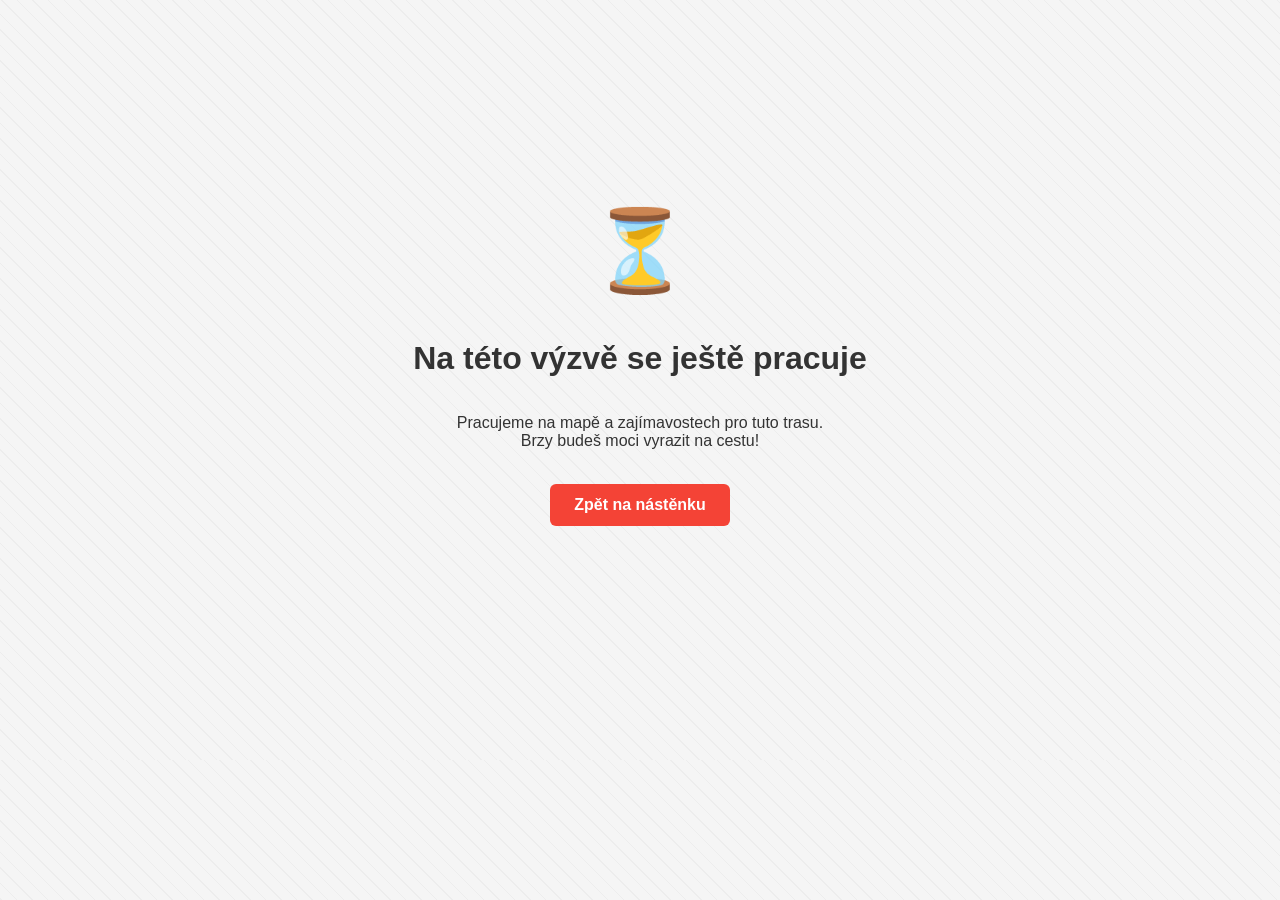
<file: pripravujese.html>
<!DOCTYPE html>
<html lang="cs">
<head>
    <meta charset="UTF-8">
    <meta name="viewport" content="width=device-width, initial-scale=1.0">
    <title>Ve zpracování</title>
    <link rel="icon" type="image/png" href="images/favicon.png">
    <link rel="stylesheet" href="style.css">
    <style>
        /* Speciální rychlý styl pro tuto stránku */
        .stred-stranky {
            display: flex;
            flex-direction: column;
            align-items: center;
            justify-content: center;
            height: 80vh;
            text-align: center;
            padding: 20px;
        }
        .ikona-casu {
            font-size: 80px;
            margin-bottom: 20px;
        }
    </style>
</head>
<body>
    <div class="stred-stranky">
        <div class="ikona-casu">⏳</div>
        <h1>Na této výzvě se ještě pracuje</h1>
        <p>Pracujeme na mapě a zajímavostech pro tuto trasu. <br> Brzy budeš moci vyrazit na cestu!</p>
        
        <br>
        <button onclick="window.location.href='dashboard.html'" class="tlacitko-zpet">
            Zpět na nástěnku
        </button>
    </div>
</body>
</html>
</file>
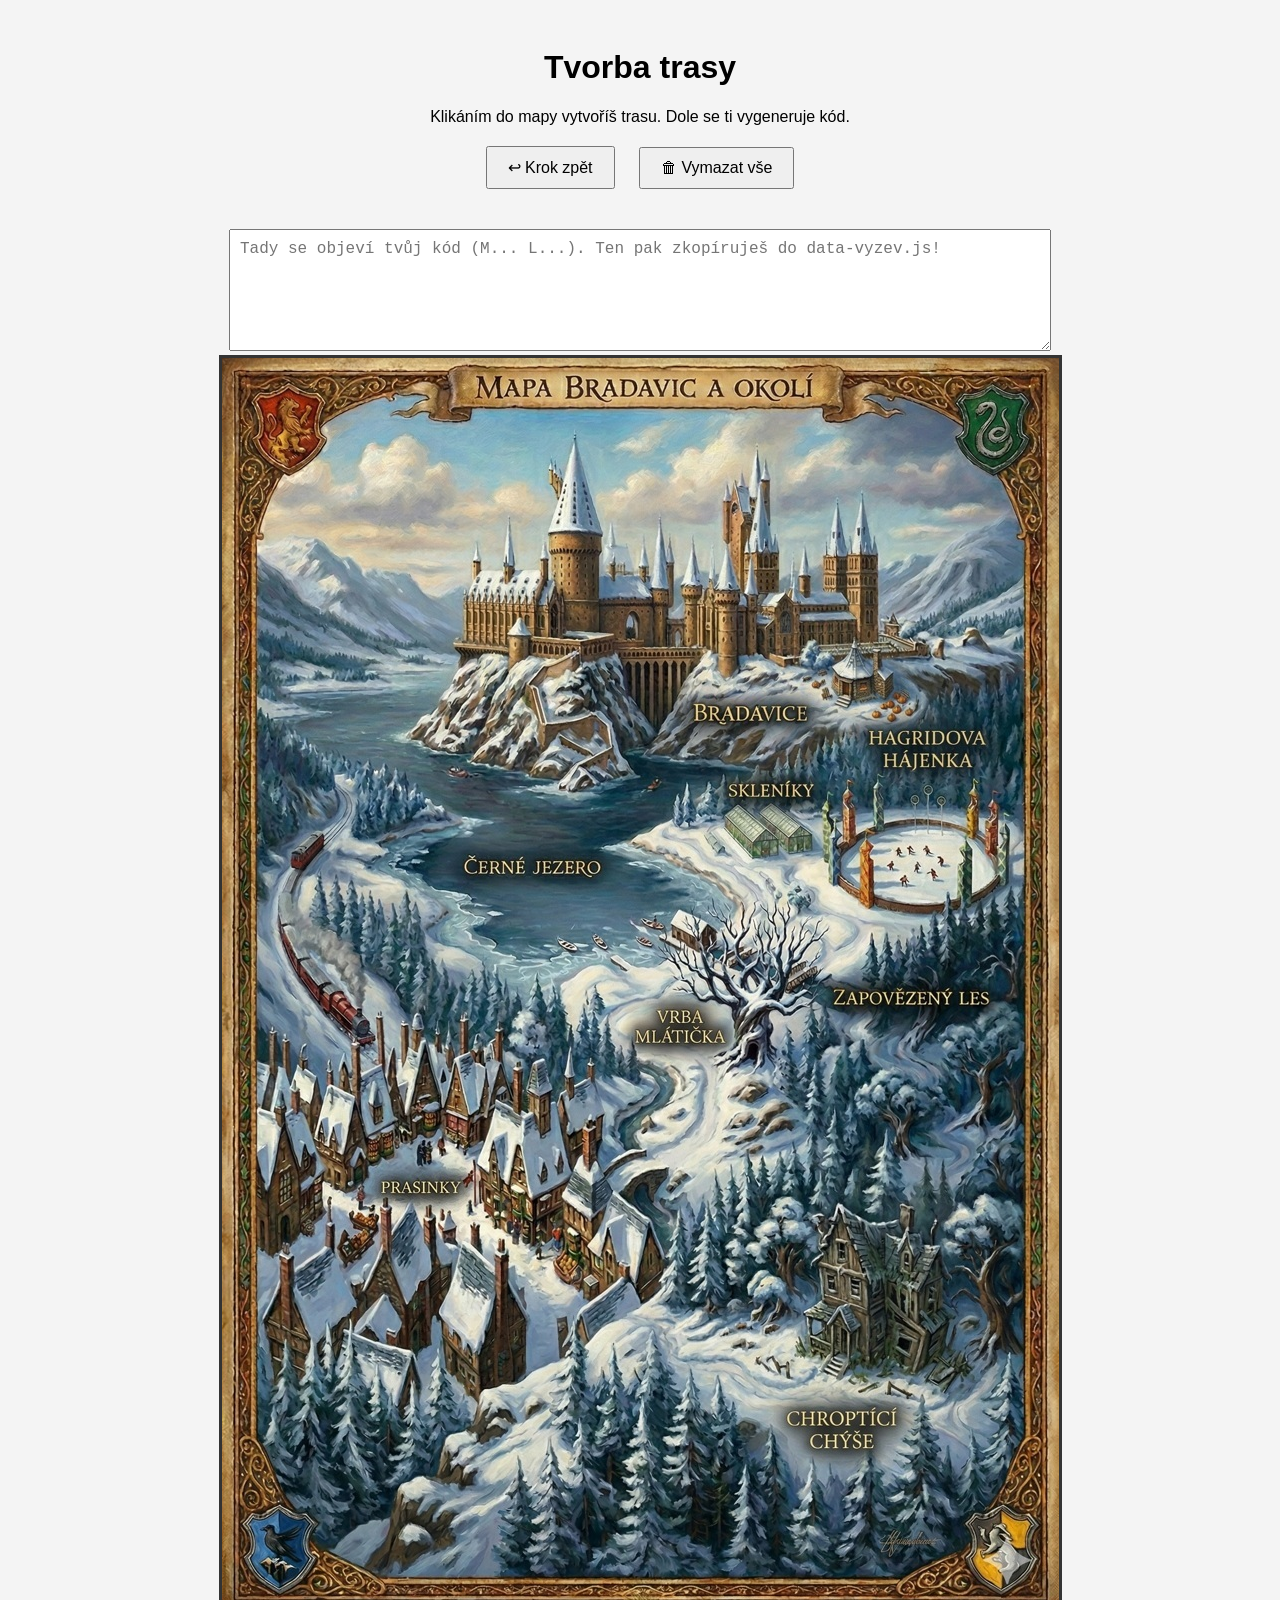
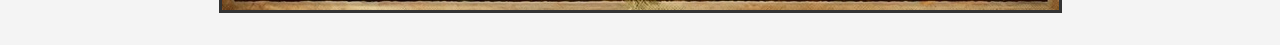
<file: tvorba-trasy.html>
<!DOCTYPE html>
<html lang="cs">
<head>
    <meta charset="UTF-8">
    <title>Generátor trasy</title>
    <style>
        body { text-align: center; font-family: sans-serif; background-color: #f4f4f4; padding: 20px; }
        #mapa-kontejner { 
            position: relative; 
            display: inline-block; 
            border: 3px solid #333; 
            cursor: crosshair; /* Kurzor se změní na zaměřovač */
            background-color: white;
        }
        /* Tady jsou tvé přesné rozměry! */
        #mapa-img { width: 837px; height: 1252px; display: block; }
        
        #svg-overlay { position: absolute; top: 0; left: 0; width: 100%; height: 100%; pointer-events: none; }
        #vysledek { width: 80%; max-width: 800px; height: 100px; margin-top: 20px; font-family: monospace; font-size: 16px; padding: 10px;}
        .ovladani { margin: 20px; }
        button { padding: 10px 20px; font-size: 16px; cursor: pointer; margin: 0 10px; }
    </style>
</head>
<body>
    <h1>Tvorba trasy</h1>
    <p>Klikáním do mapy vytvoříš trasu. Dole se ti vygeneruje kód.</p>
    
    <div class="ovladani">
        <button onclick="krokZpet()">↩ Krok zpět</button>
        <button onclick="vymazatVse()">🗑 Vymazat vše</button>
    </div>

    <textarea id="vysledek" readonly placeholder="Tady se objeví tvůj kód (M... L...). Ten pak zkopíruješ do data-vyzev.js!"></textarea>

    <br>

    <div id="mapa-kontejner">
        <img id="mapa-img" src="images/bradavice-prasinky/hogwarts2.jpg" alt="Mapa">
        <svg id="svg-overlay" viewBox="0 0 837 1252">
            <path id="trasa" d="" fill="none" stroke="red" stroke-width="5" />
        </svg>
    </div>

    <script>
        const kontejner = document.getElementById('mapa-kontejner');
        const pathEl = document.getElementById('trasa');
        const vysledekEl = document.getElementById('vysledek');
        let body = [];

        // Co se stane, když klikneš na mapu
        kontejner.addEventListener('click', function(e) {
            const rect = kontejner.getBoundingClientRect();
            // Spočítáme přesné X a Y podle toho, kam jsi klikl
            const x = Math.round(e.clientX - rect.left);
            const y = Math.round(e.clientY - rect.top);
            
            body.push({x, y});
            prekresli();
        });

        // Vykreslení červené čáry a textu
        function prekresli() {
            if (body.length === 0) {
                pathEl.setAttribute('d', '');
                vysledekEl.value = '';
                return;
            }
            let d = `M ${body[0].x} ${body[0].y}`;
            for (let i = 1; i < body.length; i++) {
                d += ` L ${body[i].x} ${body[i].y}`;
            }
            pathEl.setAttribute('d', d);
            vysledekEl.value = d;
        }

        function krokZpet() { body.pop(); prekresli(); }
        function vymazatVse() { body = []; prekresli(); }
    </script>
</body>
</html>
</file>
<file: style.css>
/* 1. ZÁKLAD STRÁNKY */
/* Hvězdička znamená "aplikuj na úplně všechno" */
* {
    box-sizing: border-box; /* Zabrání tomu, aby padding zvětšoval celkovou velikost prvků */
    font-family: 'Segoe UI', Tahoma, Geneva, Verdana, sans-serif; /* Pěkné moderní písmo */
}

body {
    color: #333; /* Tmavě šedá barva textu (černá je často moc agresivní) */
    text-align: center; /* Zarovnáme vše na střed */
    margin: 0;
    padding: 20px;
    
/* --- NOVÝ TEČKOVANÝ VZOR --- */
    background-color: #f5f5f5; /* Jemná světle šedozelená barva pozadí */
    background-image: repeating-linear-gradient(
        45deg,
        transparent,
        transparent 10px,
        rgba(0, 0, 0, 0.03) 10px,
        rgba(0, 0, 0, 0.03) 11px
    );
}

/* --- VYCENTROVANÝ PÁS POZADÍ PRO ŘÍM --- */
body.pozadi-rim {
    /* 1. Barva okrajů (bílá nebo třeba jemná písková #fdf5e6) */
    background-color: #ffffff; 
    
    /* 2. Cesta k tvému obrázku (příponu .png nebo .jpg si pohlídej) */
    background-image: url('images/cesta-do-rima/italy flag.png'); 
    
    background-position: center center; 
    background-repeat: no-repeat;
    background-attachment: fixed; 
    
    /* 3. VELIKOST: Mapa má 987px, tak dáme pás 1100px, aby kousek vyčníval */
    background-size: 1100px 100vh; 
}

/* --- SVĚTLÉ NADPISY PRO ŘÍM (pokud bude pozadí tmavé) --- */
body.pozadi-rim h1,
body.pozadi-rim h2 {
    color: #ffffff; 
    text-shadow: 2px 2px 5px rgba(0, 0, 0, 0.9);
}

/* --- MOBILNÍ ÚPRAVA PRO ŘÍM --- */
@media (max-width: 1100px) {
    body.pozadi-rim {
        background-size: cover; /* Na mobilech se obrázek roztáhne na celou šířku */
        background-attachment: scroll;
    }
}


/* --- VYCENTROVANÝ PÁS POZADÍ PRO MOUNT DOOM --- */
body.pozadi-doom {
    background-color: #ffffff; 
    background-image: url('images/mount-doom-challenge/mountdoombackground.png');
    background-position: center center; 
    background-repeat: no-repeat;
    background-attachment: fixed; 
    background-size: 1500px 100vh; 
}

/* --- SVĚTLÉ NADPISY POUZE PRO MOUNT DOOM --- */
body.pozadi-doom h1,
body.pozadi-doom h2 {
    color: #ffffff; /* Čistě bílá barva (nebo zkus #ffeb3b pro zlatou) */
    text-shadow: 2px 2px 5px rgba(0, 0, 0, 0.9); /* Výrazný tmavý stín kolem písmen */
}

/* =========================================================
   --- 2. ÚVODNÍ STRÁNKA A PŘIHLAŠOVÁNÍ (INDEX) ---
   ========================================================= */

/* Speciální pozadí JEN pro přihlašovací obrazovku */
body.pozadi-index {
    background-image: url('images/login-image-background.png');
    background-size: cover;
    background-position: center;
    background-attachment: fixed;
    background-repeat: no-repeat;
    
    /* Lehký tmavý závoj přes obrázek, aby bílý text perfektně svítil a byl čitelný */
    box-shadow: inset 0 0 0 2000px rgba(0, 0, 0, 0.4);
    
    /* Tento trik vycentruje celý obsah přesně doprostřed monitoru */
    display: flex;
    align-items: center;
    justify-content: center;
    min-height: 100vh;
    margin: 0;
    padding: 20px;
}

/* Obal pro nadpis, text a okno */
.uvodni-obal {
    max-width: 650px;
    text-align: center;
}

.uvodni-nadpis {
    font-family: 'Cinzel', serif; 
    font-size: 45px;              
    color: #fdfbf7;               
    letter-spacing: 2px;          
    
    /* Magický dvojitý stín - zajistí, že nadpis bude čitelný na jakémkoliv pozadí */
    text-shadow: 2px 2px 10px rgba(0, 0, 0, 0.9), 
                 0 0 25px rgba(0, 0, 0, 0.6);
}

/* Tvůj informační text */
.uvodni-popis {
    font-size: 18px;
    line-height: 1.6;
    color: #f4f4f4;
    text-shadow: 1px 1px 5px rgba(0,0,0,0.8);
    margin-bottom: 40px;
}

/* Návrat k jednoduchému přihlašovacímu oknu */
.prihlasovaci-okno {
    background-color: rgba(255, 255, 255, 0.95); /* Téměř neprůhledná bílá */
    max-width: 350px;
    margin: 0 auto;
    padding: 35px 30px;
    border-radius: 15px;
    box-shadow: 0 10px 30px rgba(0,0,0,0.5); /* Hezký hluboký stín pod oknem */
}

/* Zrušíme případné další rámečky kolem inputu a zajistíme plnou šířku */
.prihlasovaci-okno input {
    margin-bottom: 20px;
    width: 100%;
}


/* 3. VZHLED TLAČÍTEK A POLÍČEK */
input {
    width: 80%; /* Políčko zabere 80% šířky okna */
    padding: 10px;
    margin-bottom: 20px; /* Mezera pod políčkem */
    border: 1px solid #ccc; /* Šedý rámeček */
    border-radius: 6px;
    font-size: 16px;
}


button {
    background-color: #4CAF50; /* Hezká zelená barva */
    color: white; /* Bílý text na tlačítku */
    padding: 12px 24px; /* Vnitřní okraj: 12px nahoru/dolu, 24px doleva/doprava */
    border: none; /* Odstraníme ošklivý základní rámeček */
    border-radius: 6px; /* Zakulatíme rohy */
    font-size: 16px;
    cursor: pointer; /* Když na něj najedeš myší, změní se kurzor na ručičku */
    transition: 0.3s; /* Plynulá animace při změně barvy */
}

/* Co se stane, když na tlačítko najedeme myší (hover efekt) */
button:hover {
    background-color: #45a049; /* Trochu tmavší zelená */
}

/* Zarovnání tlačítek vedle sebe s malou mezerou */
.tlacitka-skupina {
    display: flex;
    justify-content: center;
    gap: 15px; /* Mezera mezi tlačítky */
    margin-top: 15px;
}

/* Styl pro naše nové varovné tlačítko */
.cervene-tlacitko {
    background-color: #f44336; /* Pěkná červená barva */
    color: white;
    /* Pokud už máš nějaké globální styly na <button>, toto je jen doplní */
}

/* Tmavší červená, když na tlačítko najedeš myší */
.cervene-tlacitko:hover {
    background-color: #d32f2f;
}

/* Speciální styl pro tlačítko "Odhlásit" */
.tlacitko-zpet {
    background-color: #f44336; /* Červená barva */
    margin-bottom: 30px;
    font-weight: bold;
}

.tlacitko-zpet:hover {
    background-color: #da190b;
}

/* 4. VZHLED VÝZEV (Z dashboard.html) */
/* --- EPICKÝ NADPIS NA DASHBOARDU --- */
.pozadi-dashboard h1 {
    font-family: 'Cinzel', serif; /* Náš nový fantasy font */
    font-size: 35px;              /* Znatelně větší velikost */
    color: #fdfbf7;               /* Lehce "pergamenná" bílá barva */
    letter-spacing: 2px;          /* Trošku větší mezery mezi písmeny pro majestátnost */
    
    /* Magický dvojitý stín - zajistí, že nadpis bude čitelný na jakémkoliv pozadí */
    text-shadow: 2px 2px 10px rgba(0, 0, 0, 0.9), 
                 0 0 25px rgba(0, 0, 0, 0.6);
}

/* --- DASHBOARD: MŘÍŽKA VÝZEV --- */
.seznam-vyzev {
    display: flex;
    flex-wrap: wrap; 
    justify-content: center;
    gap: 30px; 
    max-width: 1000px;
    margin: 0 auto 50px auto;
}

/* --- DASHBOARD: KARTA VÝZVY --- */
.vyzva-karta {
    position: relative; 
    width: 280px; 
    height: 350px; 
    
    background-size: cover; 
    background-position: center; 
    
    border-radius: 15px;
    box-shadow: 0 8px 20px rgba(0,0,0,0.2); 
    overflow: hidden; /* Ořízne rohy gradientu a obrázku */
    transition: transform 0.3s, box-shadow 0.3s; 
}

/* Vyskytnutí karty při najetí myší */
.vyzva-karta:hover {
    transform: translateY(-10px); 
    box-shadow: 0 12px 25px rgba(0,0,0,0.4);
}

/* TMAVÝ PŘECHOD (Zabezpečí čitelnost bílého textu na jakémkoliv obrázku) */
.overlay-prechod {
    position: absolute;
    top: 0; left: 0;
    width: 100%; height: 100%;
    background: linear-gradient(to bottom, rgba(0,0,0,0.1) 0%, rgba(0,0,0,0.85) 100%);
    z-index: 1; 
}

/* OBSAH KARTY (Nadpis, kilometry a tlačítko ukotvené dole) */
.obsah-karty {
    position: absolute;
    bottom: 0; left: 0;
    width: 100%;
    padding: 25px 20px;
    box-sizing: border-box; /* Zabrání přetečení paddingu přes šířku karty */
    text-align: left;
    color: white; 
    z-index: 2; 
}

.obsah-karty h2 { margin: 0 0 5px 0; font-size: 22px; color: white; text-shadow: 1px 1px 3px rgba(0,0,0,0.5); }
.obsah-karty p { margin: 0 0 15px 0; font-size: 15px; color: #ddd; }

/* Tlačítko uvnitř karty */
.btn-vybrat {
    width: 100%;
    padding: 10px;
    background-color: #4CAF50;
    color: white;
    border: none;
    border-radius: 8px;
    font-size: 16px;
    font-weight: bold;
    cursor: pointer;
    transition: 0.2s;
}

.btn-vybrat:hover { background-color: #45a049; }


/* --- MINI PROGRESS BAR NA KARTÁCH VÝZEV --- */
.mini-progress-obal {
    margin-bottom: 12px;
}

.mini-progress-text {
    font-size: 13px;
    color: #f1e892; /* Zářivě žlutá/zlatá, aby to vyniklo na tmavém pozadí */
    margin-bottom: 5px;
    font-weight: bold;
    text-shadow: 1px 1px 2px rgba(0,0,0,0.8);
}

.mini-progress-bar {
    width: 100%;
    height: 6px;
    background-color: rgba(255, 255, 255, 0.3); /* Poloprůhledné pozadí proužku */
    border-radius: 4px;
    overflow: hidden;
}

.mini-progress-vypln {
    height: 100%;
    background-color: #f3e77d; /* Zlatá výplň hotových km */
    width: 0%; /* Toto se bude doplňovat přes JS */
}


/* --- ŠTÍTKY NÁROČNOSTI --- */
.stitek {
    position: absolute; 
    top: 15px; right: 15px;
    padding: 6px 14px;
    font-size: 12px;
    font-weight: 800;
    text-transform: uppercase;
    letter-spacing: 1px;
    border-radius: 20px;
    z-index: 3; 
    box-shadow: 0 2px 8px rgba(0,0,0,0.4);
}

/* Barvy štítků */
.stitek-snadna { background-color: #d4edda; color: #155724; }
.stitek-stredni { background-color: #ffe8a1; color: #856404; }
.stitek-tezka { background-color: #f8d7da; color: #721c24; }
/* Extrémní má navíc zlatý rámeček */
.stitek-extremni { background-color: #1a1a1a; color: #ffeb3b; border: 1px solid #ffeb3b; }


/* Speciální pozadí pro celou nástěnku výzev */
body.pozadi-dashboard {
    background-image: url('images/pozadi-vyzev.png'); 
    background-size: cover; 
    background-position: center center; 
    background-attachment: fixed; 
    background-repeat: no-repeat;    
    background-color: #ffffff; /* Záložní bílá, pokud by se obrázek nenačetl */
}


/* 5. VZHLED STRÁNKY S VÝZVOU */
.statistiky {
    display: flex;
    justify-content: center;
    gap: 20px;
    margin-bottom: 20px;
}

.stat-box {
    background-color: white;
    padding: 15px 30px;
    border-radius: 8px;
    box-shadow: 0 4px 8px rgba(0,0,0,0.1);
    font-size: 18px;
}

.stat-box strong {
    font-size: 24px;
    color: #4CAF50; /* Zelená čísla */
}

.zadavani-bloku {
    background-color: white;
    max-width: 500px;
    margin: 30px auto;
    padding: 20px;
    border-radius: 8px;
    box-shadow: 0 4px 8px rgba(0,0,0,0.1);
}

/* Ukazatel průběhu (Progress bar) */
.progress-bar-obal {
    max-width: 600px;
    height: 25px;
    background-color: #ddd; /* Šedé pozadí prázdného pruhu */
    border-radius: 15px;
    margin: 0 auto 30px auto; /* Vycentrování */
    overflow: hidden; /* Aby zelená výplň nepřetekla přes zakulacené rohy */
}

#progress-bar-vypln {
    height: 100%;
    width: 0%; /* Na začátku je šířka 0% */
    background-color: #4CAF50; /* Zelená výplň */
    transition: width 0.5s ease-in-out; /* Plynulá animace při přidání km! */
}


#jmeno-zobrazeni {
    position: absolute; /* Vytrhne prvek z běžného rozložení stránky */
    top: 20px; /* Vzdálenost od horního okraje prohlížeče */
    right: 20px; /* Vzdálenost od pravého okraje prohlížeče */
    font-size: small;

    /* Trochu to zkrášlíme, aby to nebyl jen holý text */
    background-color: #4CAF50; /* Zelené pozadí */
    color: white; /* Bílý text */
    padding: 8px 16px; /* Vnitřní okraje */
    border-radius: 20px; /* Hodně zakulacené rohy (tvar pilulky) */
    font-weight: bold; /* Tučné písmo */
    margin: 0; /* Odstraníme výchozí mezeru, kterou mívají odstavce */
    box-shadow: 0 2px 5px rgba(0,0,0,0.2); /* Jemný stín */
}

/* --- BOXÍK PRO POSLEDNÍ ZÁZNAM --- */
.posledni-beh-box {
    max-width: 600px;
    margin: 0 auto 30px auto;
    background-color: white;
    padding: 12px 20px;
    border-radius: 8px;
    box-shadow: 0 4px 8px rgba(0,0,0,0.1);
    font-size: 15px;
    color: #555;
    text-align: center;
}
.posledni-beh-box strong {
    color: #4CAF50; /* Zelená barva pro zvýraznění dat */
}


/* --- MAPA A PANÁČEK --- */
.mapa-kontejner {
    position: relative;
    display: inline-block;
    margin: 20px auto 40px auto;
    border-radius: 15px;
    box-shadow: 0 4px 15px rgba(0,0,0,0.2);
    overflow: visible; 
}

/* Skutečný obrázek mapy, který vyplní kontejner */
.mapa-obrazek {
    width: 100%;
    height: auto;
    z-index: 1;
    border-radius: 15px;
}

/* Průhledné plátno přes mapu, na kterém je nakreslená žlutá trasa */
#svg-mapa {
    position: absolute;
    top: 0; left: 0;
    width: 100%;
    height: 100%;
    z-index: 2;
}

/* Speciální zvětšení pro mapu Mount Doom */
.mapa-kontejner.mapa-doom {
    max-width: 1400px; /* Nebo klidně 100%, záleží, jak moc velkou ji chceš na monitoru mít */
    /* Zbytek stylů (stíny, zaoblení) si to zdědí z původní .mapa-kontejner */
}

/* Náš běžec */
#panacek {
    position: absolute;
    font-size: 30px; 
    /* Nyní se panáček musí umět pohybovat plynule doleva/doprava i nahoru/dolů! */
    transition: left 1s ease-in-out, top 1s ease-in-out; 
    z-index: 10; 
    /* Zrcadlové otočení a vycentrování přímo na bod (nohama na trasu) */
    transform: translate(-50%, -80%) scaleX(-1); 
}


/* Malé tečky reprezentující zajímavá místa na mapě */
.bod-mapy {
    position: absolute;
    width: 16px;
    height: 16px;
    background-color: white;
    border: 3px solid #ccc;
    border-radius: 50%;
    transform: translate(-50%, -50%); /* Přesně vycentrovat tečku na souřadnici */
    transition: 0.3s;
    z-index: 5;
    cursor: help; /* Změní kurzor na myši na otazník */
}

.bod-mapy.navstiveno {
    background-color: #ffeb3b; 
    border-color: #4CAF50; 
    box-shadow: 0 0 10px #ffeb3b; 
}

/* --- SPECIÁLNÍ VZHLED PRO MOUNT DOOM --- */

/* Běžná tečka v Mordoru bude mít tmavší okraj */
.mapa-doom .bod-mapy {
    border-color: #8B0000; /* Tmavě červená místo šedé */
}

/* Navštívená tečka v Mordoru bude svítit jako láva! */
.mapa-doom .bod-mapy.navstiveno {
    background-color: #ff5722; /* Oranžová barva lávy */
    border-color: #f44336; /* Červený okraj */
    box-shadow: 0 0 15px #ff5722; /* Oranžová záře */
}

/* --- NOVÝ STYL PRO KRUHOVOU IKONKU HOBITŮ (JEN PRO MOUNT DOOM) --- */

/* Cílíme na panáčka uvnitř Mount Doom mapy */
.mapa-doom #panacek {
    /* Odstraníme jakékoli defaultní pozadí/emoji styl */
    background: none;
    font-size: 0;

    /* Nastavíme velikost ikonky */
    width: 50px;
    height: 50px;

    /* Klíčové vycentrování: spodní střed kruhu bude přesně na trase */
    transform: translate(-50%, -100%);

}

/* Styl pro samotný obrázek uvnitř */
.mapa-doom .panacek-ikona-doom {
    width: 100%;
    height: 100%;
    /* Odstraníme object-fit: cover, protože už netlačíme hranatou fotku do kruhu */
}

/* --- ZOOMOVÁNÍ A OBAL MAPY --- */

/* Hlavní obal: Určuje celkovou velikost a drží tlačítka na místě */
.hlavni-obal-mapy {
    position: relative; /* Tohle dělá kouzlo, drží tlačítka uvnitř! */
    width: 100%;
    max-width: 1400px; 
    margin: 0 auto 40px auto;
}

/* Okno s posuvníky */
.zoom-okno {
    width: 100%;
    /* aspect-ratio jsme smazali, bude ho dodávat JavaScript! */
    overflow: auto; 
    border: 2px solid #ccc;
    border-radius: 12px;
    background-color: #e9e9e9;
    display: block; 
}

/* Tlačítka v levém dolním rohu */
.zoom-ovladani {
    position: absolute;
    bottom: 20px; /* 20px od spodního okraje okna */
    left: 20px;   /* 20px od levého okraje okna */
    display: flex;
    gap: 10px;
    z-index: 10; /* Zůstanou nad mapou */
}

/* Styly samotných tlačítek (menší, poloprůhledné) */
.zoom-ovladani button {
    background-color: rgba(255, 255, 255, 0.85);
    color: #333;
    border: 1px solid #aaa;
    border-radius: 6px;
    padding: 6px 12px;
    font-size: 14px;
    font-weight: bold;
    cursor: pointer;
    box-shadow: 0 2px 6px rgba(0,0,0,0.3);
    transition: 0.2s;
}

.zoom-ovladani button:hover {
    background-color: white;
}


/* --- KARTIČKY ZAJÍMAVOSTÍ DOLE --- */
.navstivena-mista {
    max-width: 800px;
    margin: 0 auto;
    text-align: left;
}

.zajimavosti-mrizka {
    display: flex;
    flex-wrap: wrap;
    gap: 20px;
    margin-top: 20px;
}

.karta-zajimavosti {
    background-color: white;
    width: 250px;
    border-radius: 8px;
    box-shadow: 0 4px 8px rgba(0,0,0,0.1);
    overflow: hidden;
    animation: fadeIn 0.8s; /* Krásná animace při objevení! */
}

.karta-zajimavosti img {
    width: 100%;
    height: 150px;
    object-fit: cover; /* Obrázek se hezky ořízne, aby vyplnil prostor */
}

.karta-zajimavosti h3 {
    margin: 10px 15px 5px 15px;
    color: #333;
    cursor: pointer; /* Změní kurzor na ručičku */
    transition: transform 0.2s, box-shadow 0.2s;
}

.karta-zajimavosti p {
    margin: 0 15px 15px 15px;
    font-size: 14px;
    color: #666;
}

.karta-zajimavosti:hover {
    transform: scale(1.05); /* Kartička se mírně zvětší */
    box-shadow: 0 8px 16px rgba(0,0,0,0.2);
}

/* Pomocná animace pro kartičky */
@keyframes fadeIn {
    from { opacity: 0; transform: translateY(20px); }
    to { opacity: 1; transform: translateY(0); }
}

/* --- VYSKAKOVACÍ OKNO (MODAL) --- */
#gratulace-modal {
    position: fixed; /* Zůstane na místě i při scrollování */
    top: 0; left: 0;
    width: 100%; height: 100%;
    background-color: rgba(0, 0, 0, 0.7); /* Tmavé průhledné pozadí */
    z-index: 1000; /* Musí být úplně nejvýš, nad mapou i tečkami! */
    display: flex;
    justify-content: center;
    align-items: center;
    
    /* V základu je okno skryté a nedá se na něj kliknout */
    opacity: 0;
    pointer-events: none; 
    transition: opacity 0.3s ease;
}

/* Když JavaScript přidá tuto třídu, okno se plynule objeví */
#gratulace-modal.zobrazeno {
    opacity: 1;
    pointer-events: auto;
}

/* Samotná bílá kartička uprostřed */
.modal-obsah {
    background-color: white;
    padding: 30px;
    border-radius: 15px;
    max-width: 500px;
    width: 90%;
    text-align: center;
    box-shadow: 0 10px 30px rgba(0,0,0,0.5);
    position: relative;
    transform: translateY(-30px); /* Efekt najetí seshora */
    transition: transform 0.3s ease;
}

#gratulace-modal.zobrazeno .modal-obsah {
    transform: translateY(0);
}

.modal-obsah img {
    width: 100%;
    border-radius: 8px;
    margin: 15px 0;
    max-height: 250px;
    object-fit: cover;
}

/* Křížek pro zavření */
.zavrit-btn {
    position: absolute;
    top: 10px; right: 15px;
    font-size: 28px;
    font-weight: bold;
    color: #888;
    cursor: pointer;
    transition: 0.2s;
}

.zavrit-btn:hover {
    color: #f44336; /* Při najetí zčervená */
}

/* --- FILTRY VÝZEV --- */
.filtry-kontejner {
    display: flex;
    justify-content: center;
    gap: 12px;
    margin-bottom: 30px;
    flex-wrap: wrap; /* Pokud se nevejdou na mobilu, skočí na další řádek */
}

.filtr-btn {
    padding: 8px 18px;
    border: 2px solid #ddd;
    background-color: rgba(255, 255, 255, 0.85);
    border-radius: 25px; /* Zakulacený "pill" tvar */
    font-size: 14px;
    font-weight: bold;
    color: #555;
    cursor: pointer;
    transition: all 0.3s ease;
    box-shadow: 0 4px 10px rgba(0,0,0,0.15);
}

/* Efekt po najetí myší a pro aktivní vybraný filtr */
.filtr-btn:hover,
.filtr-btn.aktivni {
    background-color: #4CAF50;
    color: white;
    border-color: #4CAF50;
    box-shadow: 0 4px 10px rgba(76, 175, 80, 0.3);
}

/* Třída pro skrytí karet pomocí JavaScriptu */
.skryto {
    display: none !important; /* Important zaručí, že karta opravdu zmizí */
}

/* --- ODSTRANĚNÍ LIMITŮ PRO ZOOMOVANOU MAPU --- */
#mapa-zoomovana {
    margin: 0 !important; /* Odstraní původní mezery, které dělaly svislý posuvník */
    max-width: none !important; /* Zruší limit 1400px, takže JS může mapu libovolně zvětšovat */
    transition: width 0.3s ease-in-out; /* Přidá plynulou animaci při přiblížení */
}

/* Pojistka proti mikro-mezeře pod obrázky, která občas dělá posuvník */
#mapa-zoomovana .mapa-obrazek {
    display: block; 
}

/* --- OPRAVA PRO MOBILNÍ TELEFONY (displej užší než 600px) --- */
@media (max-width: 600px) {
    
    /* 1. Tlačítko Zpět a Jméno uživatele dáme pod sebe, aby se nepřekrývaly */
    .tlacitko-zpet, #jmeno-zobrazeni {
        position: static !important; /* Zrušíme fixní pozici, pokud ji mají */
        display: block;
        width: 90%;
        margin: 10px auto;
        text-align: center;
    }

    /* 2. Statistiky (ty bílé boxy) - dovolíme jim, aby skočily na další řádek */
    .statistiky {
        flex-wrap: wrap; /* Klíčová vlastnost: boxy se naskládají pod sebe */
        gap: 10px;
        justify-content: center;
    }

    .stat-box {
        flex: 1 1 120px; /* Boxy budou pružné, minimálně 120px široké */
        padding: 10px;
        font-size: 14px; /* Mírně zmenšíme písmo, aby se text vešel */
    }

    /* 3. Nadpis - zmenšíme, aby nezabíral půlku displeje */
    h1 {
        font-size: 24px;
        margin: 15px 0;
    }

    /* 4. Zadávací pole - roztáhneme na celou šířku */
    .zadavani-bloku {
        width: 95%;
        padding: 15px;
    }

    #nove-km {
        width: 100%; /* Políčko pro psaní bude přes celou šířku boxu */
        box-sizing: border-box;
    }
    
    /* --- NOVÁ PRAVIDLA PRO VYSKOKOVACÍ OKNO (MODAL) --- */
    /* Tato pravidla se teď na mobilu přilepí a vyřeší tvůj problém */

    /* 1. Umožníme obsahu okna, aby se mohl scrollovat */
    .modal-obsah {
        max-height: 90vh; /* Okno nebude vyšší než 90% výšky okna prohlížeče */
        overflow-y: auto; /* Pokud je text delší, objeví se svislý posuvník uvnitř okna */
        position: relative; /* Tohle je klíčové pro správné pozicování křížku */
        padding-top: 50px; /* Přidáme místo nahoře pro křížek, aby text nezačínal pod ním */
        width: 95%; /* Roztáhneme okno skoro přes celou šířku na mobilu */
        margin: 10px auto; /* Vycentrujeme ho s malou mezerou odshora/dola */
    }

    /* 2. Opravíme pozici křížku, aby byl vždy vidět a šel snadno zmáčknout */
    .zavrit-btn {
        position: absolute; /* Vytrhneme ho z textu */
        top: 15px; /* Vzdálenost od horního okraje okna (teď je to 15px i na mobilu) */
        right: 15px; /* Vzdálenost od pravého okraje okna */
        font-size: 35px; /* Zvětšíme ho, aby se na něj na mobilu lépe trefovalo prstem */
        z-index: 1001; /* Zůstane nad mapou, tečkami i textem v modalu */
    }
}

/* --- VYCENTROVANÉ POZADÍ PRO BRADAVICE --- */
body.pozadi-bradavice {
    /* 1. Barva okrajů (bílá jako u Říma) */
    background-color: #ffffff; 
    
    background-image: url('images/cesta-do-bradavic/bradavice-background.jpg');
    
    /* 3. Vycentrování a chování pásu */
    background-position: center center; 
    background-repeat: no-repeat;
    background-attachment: fixed; 
    
    /* 4. Tady nastavíme šířku toho temného pásu. Můžeš dát 1100px jako u Říma. */
    background-size: 1200px 100vh; 
}

/* Zlaté nadpisy jako z Harryho Pottera */
body.pozadi-bradavice h1,
body.pozadi-bradavice h2 {
    color: #f1c40f; /* Typická zlatavá barva */
    text-shadow: 2px 2px 8px rgba(0, 0, 0, 0.9); /* Výrazný černý stín, aby to na pozadí svítilo */
}

/* --- ZMENŠENÍ OKNA MAPY PRO BRADAVICE --- */
body.pozadi-bradavice .hlavni-obal-mapy {
    max-width: 800px; /* Tímto omezíme šířku celého bloku. Můžeš zkusit i 700px nebo 900px */
    margin: 0 auto 40px auto; /* Zaručí, že mapa zůstane vycentrovaná uprostřed stránky */
}

/* Úprava tlačítek zoomu, aby na menší mapě moc neřvala */
body.pozadi-bradavice .zoom-ovladani {
    bottom: 15px;
    left: 15px;
}

/* Jemné stylování bodů na mapě, aby ladily s magií */
.mapa-bradavice .bod-mapy.navstiveno {
    background-color: #f1c40f; /* Zlaté tečky místo běžných zelených/žlutých */
    border-color: #d35400;     
    box-shadow: 0 0 15px #f1c40f; /* Krásně to bude zářit */
}

/* --- IKONA VLAKU PRO BRADAVICE --- */
.mapa-bradavice #panacek {
    background: none;       /* Odstraní případné pozadí (třeba zelenou pilulku), pokud tam zůstala */
    font-size: 0;           /* Schováme text/emoji */
    width: 40px;            /* ŠÍŘKA VLAKU: Tady můžeš měnit velikost (zkus klidně 50px nebo 80px) */
    height: auto;
    
    /* Nejdůležitější část: Vycentruje vlak tak, aby jeho spodní střed (kolečka) seděl přesně na trase */
    transform: translate(-50%, -100%);
}

/* Styly pro samotný obrázek vlaku */
.panacek-ikona-bradavice {
    width: 100%;
    height: auto;
    display: block; /* Zabrání podivným mezerám pod obrázkem */
    
    /* MALÝ TRIK: Pokud máš obrázek vlaku, který míří doprava, ale tvoje trasa vede doleva 
       (nebo naopak), stačí smazat lomítka a hvězdičky u řádku níže a vlak se zrcadlově otočí! */
    /* transform: scaleX(-1); */
}

/* --- IKONKY ŽABEK NA MAPĚ --- */
.bod-zabka {
    position: absolute;
    transform: translate(-50%, -50%); /* Vycentrování přesně na trasu */
    font-size: 14px; /* Otazník bude maličký */
    z-index: 5;
    cursor: help;
    opacity: 0.6; /* Nenavštívené jsou průhlednější */
    transition: all 0.3s ease;
}

/* Když se otazník změní v žábu */
.bod-zabka.navstiveno {
    font-size: 12px; /* Žába se zvětší */
    opacity: 1;
    z-index: 6; /* Bude nad ostatními tečkami */
    filter: drop-shadow(0px 0px 5px rgba(255, 215, 0, 0.8)); /* Zlatá záře kolem žáby! */
}

/* --- ROZBALOVACÍ MENU PRO SBÍRKU --- */
.rozbalovaci-sekce summary {
    cursor: pointer;
    list-style: none; /* Schová výchozí ošklivou šipku */
    display: block;
    text-align: center;
    margin-bottom: 20px;
}

/* Webkit pojistka pro skrytí šipky */
.rozbalovaci-sekce summary::-webkit-details-marker {
    display: none;
}

.rozbalovaci-sekce summary h2 {
    display: inline-block;
    background-color: #d4af37; /* Zlatá barva HP */
    color: white;
    padding: 12px 25px;
    border-radius: 30px; /* Tvar pilulky */
    font-size: 20px;
    box-shadow: 0 4px 10px rgba(0,0,0,0.2);
    transition: transform 0.2s, background-color 0.2s;
    margin: 0;
}

.rozbalovaci-sekce summary:hover h2 {
    transform: scale(1.05);
    background-color: #b8962e;
}

/* =========================================================
   --- OPRAVA PORTRETU KARTIČEK PRO ŽABKY ---
   ========================================================= */

/* Cílíme pouze na kartičky uvnitř seznamu žabek */
#seznam-zabek .karta-zajimavosti {
    width: 180px;     /* Kartičky budou užší (portrét) */
    height: auto;      /* Výška se přizpůsobí obsahu */
    display: flex;
    flex-direction: column; /* Položky pod sebou */
}

/* Úprava samotného obrázku uvnitř žabí kartičky */
#seznam-zabek .karta-zajimavosti img {
    height: 190px;     /* Zvětšíme fixní výšku, aby byl obrázek vysoký portrét */
    width: 100%;       /* Plná šířka kartičky */
    object-fit: contain; background-color: #0e0000;
}

/* Drobná úprava textu, aby se vešel do užší kartičky */
#seznam-zabek .karta-zajimavosti h3 {
    font-size: 14px;
    margin: 8px 10px 4px 10px;
}

/* =========================================================
   --- SPECIÁLNÍ STYLY PRO VÝZVU DARK PORTAL (wow) ---
   ========================================================= */

/* 1. VYCENTROVANÉ POZADÍ STRÁNKY (Temně zelená/ Fel magie) */
body.pozadi-wow {
    /* Základní barva okrajů (bílá nebo velmi světle šedá) */
    background-color: #ffffff; 
    
    /* Vytvoříme temně zelený pás uprostřed pomocí linear-gradientu */
    /* Barva #0d1a0d je velmi tmavě zelená, ladící k Fel magii */
    background-image: linear-gradient(#245d24, #0d1a0d); 
    
    background-position: center center; 
    background-repeat: no-repeat;
    background-attachment: fixed; 
    
    /* ŠÍŘKA PÁSU: Nastavíme ji třeba na 1200px, aby byl o kousek širší než mapa */
    background-size: 1300px 100vh; 
}

/* Světlé nadpisy, aby šly přečíst na tmavém pozadí */
body.pozadi-wow h1,
body.pozadi-wow h2 {
    color: #ccffcc; /* Velmi světle zelená */
    text-shadow: 2px 2px 5px rgba(0, 0, 0, 0.9);
}


/* 2. ZMENŠENÍ OBALU MAPY PŘESNĚ PODLE OBRÁZKU */
body.pozadi-wow .hlavni-obal-mapy {
    max-width: 1219px; 
    
    margin: 0 auto 40px auto; /* Vycentrování a mezera dole */
    border: 3px solid #1a331a; /* Tmavě zelený rámeček kolem mapy */
    box-shadow: 0 5px 20px rgba(0,0,0,0.5); /* Výraznější stín */
}

/* Drobná úprava tlačítek zoomu */
body.pozadi-wow .zoom-ovladani {
    bottom: 15px;
    left: 15px;
}
/* 3. ZPRŮHLEDNĚNÍ OKNA MAPY (pro PNG mapu WoW) */
body.pozadi-wow .zoom-okno {
    /* Odstraní tu šedou barvu pozadí */
    background-color: transparent; 
    
    /* Můžeš si pohrát i s okrajem. Buď ho necháš, nebo dáš "none" pro čistý levitující efekt: */
    border: none; 
}

/* --- WOW XP BAR (LEVELING) --- */
#wow-level-kontejner {
    max-width: 600px;
    margin: 0 auto 30px auto;
    text-align: center;
}

.wow-level-text {
    font-size: 22px;
    font-weight: bold;
    color: #ffcc00; /* Klasická WoW zlatá barva textu */
    text-shadow: 2px 2px 4px #000000;
    margin-bottom: 5px;
}

/* Obal XP baru s trochu hrubším rámečkem */
.wow-xp-bar-obal {
    height: 18px;
    background-color: #222;
    border: 2px solid #555;
    border-radius: 4px;
    overflow: hidden;
    box-shadow: 0 0 10px rgba(0,0,0,0.8);
    margin-bottom: 5px;
}

/* Samotná výplň XP baru */
#wow-xp-bar-vypln {
    height: 100%;
    width: 0%;
    background-color: #800080; /* Fialová barva (Rested XP) - můžeš změnit na modrou #0066cc */
    transition: width 0.5s ease-out;
}

/* Malý textík pod barem */
.wow-xp-info {
    font-size: 13px;
    color: #aaa;
}

/* =========================================================
   --- SPECIÁLNÍ STYLY PRO VÝZVU: DO PRASINEK ---
   ========================================================= */

/* 1. ZIMNÍ / MAGICKÉ POZADÍ STRÁNKY */
body.pozadi-prasinky {
    background-color: #e6f2ff; /* Velmi světlý ledově modrý nádech */
    /* Můžeš sem přidat obrázek zasněžené krajiny z Prasinek: */
    background-image: url('images/bradavice-prasinky/chroptici-chyse-background.jpg');
    background-position: center center; 
    background-repeat: no-repeat;
    background-attachment: fixed; 
    background-size: 1200px 100vh; 
}

/* NOVÉ: Omezíme obal mapy přesně na šířku tvého obrázku (837px) */
body.pozadi-prasinky .hlavni-obal-mapy {
    max-width: 837px; 
    margin: 0 auto 40px auto;
}

/* 2. ZLATÉ NADPISY (jako u hlavní HP výzvy, aby to ladilo) */
body.pozadi-prasinky h1,
body.pozadi-prasinky h2 {
    color: #f1c40f; 
    text-shadow: 2px 2px 8px rgba(0, 0, 0, 0.8); 
}

/* 3. VZHLED MAPY (Zasněžený/ledový rámeček) */
.mapa-prasinky {
    border: 3px solid #b3d9ff; 
    box-shadow: 0 5px 25px rgba(179, 217, 255, 0.6); 
}

/* 4. BODY ZAJÍMAVOSTÍ (Zlaté jako svíčky nebo ležák) */
.mapa-prasinky .bod-mapy {
    border-color: #d4af37; /* Tlumená zlatá */
}

.mapa-prasinky .bod-mapy.navstiveno {
    background-color: #f1c40f; /* Zářivá zlatá */
    border-color: #d35400;     
    box-shadow: 0 0 15px #f1c40f; 
}


/* =========================================================
   --- NOVÁ A BEZPEČNÁ HLAVIČKA NA DASHBOARDU (Bez kolizí) ---
   ========================================================= */

/* Obal hlavičky - vycentruje vše uvnitř */
.pozadi-dashboard .hlavicka-dashboard {
    position: relative; /* Tohle drží náš panel na uzdě */
    display: flex;
    justify-content: center; /* Nadpis bude na 100 % uprostřed stránky */
    align-items: center;
    padding: 30px 20px;
    width: 100%;
    box-sizing: border-box;
}

/* Uživatelský panel přilepený vpravo */
.pozadi-dashboard .hlavicka-dashboard .uzivatelsky-panel {
    position: absolute; /* Vytrhneme ho z toku, aby neposouval nadpis */
    right: 30px;        /* Přilepíme k pravému okraji */
    top: 30px;          /* Přilepíme k hornímu okraji */
    margin: 0;
    z-index: 10;
    
    background-color: rgba(255, 255, 255, 0.85); 
    border-radius: 8px;
    padding: 8px 15px; 
    box-shadow: 0 4px 10px rgba(0,0,0,0.15);
    display: flex; 
    align-items: center;
    gap: 15px; 
}

/* Nadpis - ujistíme se, že nemá žádné omezující šířky z minula */
.pozadi-dashboard .hlavicka-dashboard h1 {
    margin: 0; 
    text-align: center;
    max-width: 100%; 
}

/* Zkrotíme původní styly jména v panelu */
.pozadi-dashboard .hlavicka-dashboard .uzivatelsky-panel #jmeno-zobrazeni {
    position: static; 
    background: none;
    color: #333;
    box-shadow: none;
    padding: 0;
    margin: 0;
    font-size: 12px;
    font-weight: bold;
}

/* Zmenšené tlačítko pro odhlášení */
.tlacitko-mensi-odhlasit {
    background-color: #e57373;
    color: white;
    border: none;
    padding: 4px 10px; 
    font-size: 10px;   
    border-radius: 6px;
    cursor: pointer;
    font-weight: bold;
    transition: background-color 0.3s ease;
}

/* --- RESPONZIVNÍ DESIGN (Pro malé monitory, tablety a mobily) --- */
@media (max-width: 1100px) {
    
    .pozadi-dashboard .hlavicka-dashboard {
        flex-direction: column;
        padding: 20px 10px;
    }

    /* Na malém monitoru zrušíme přilepení do rohu */
    .pozadi-dashboard .hlavicka-dashboard .uzivatelsky-panel {
        position: relative; 
        right: auto;
        top: auto;
        margin-bottom: 20px; /* mezera mezi panelem a nadpisem */
        justify-content: center;
    }

    .pozadi-dashboard .hlavicka-dashboard h1 {
        font-size: 32px; 
        text-align: center; 
    }

    .tlacitko-mensi-odhlasit:hover {
    background-color: #d32f2f;
    }
}

/* =========================================================
   --- TABULKA HISTORIE ZÁZNAMŮ ---
   ========================================================= */
.historie-tabulka {
    width: 100%;
    border-collapse: collapse;
    margin-top: 15px;
    background-color: white;
    border-radius: 8px;
    overflow: hidden;
    box-shadow: 0 4px 8px rgba(0,0,0,0.1);
    font-size: 15px;
}

.historie-tabulka th, 
.historie-tabulka td {
    padding: 12px 15px;
    text-align: center;
    border-bottom: 1px solid #ddd;
}

.historie-tabulka th {
    background-color: #4CAF50;
    color: white;
    font-weight: bold;
}

/* Poslední řádek nebude mít čáru dole */
.historie-tabulka tr:last-child td {
    border-bottom: none;
}

/* Zvýraznění řádku při najetí myší na PC */
.historie-tabulka tr:hover {
    background-color: #f9f9f9;
}

.btn-smazat-zaznam {
    background-color: #f44336;
    color: white;
    border: none;
    padding: 6px 12px;
    border-radius: 4px;
    cursor: pointer;
    font-size: 12px;
    font-weight: bold;
    transition: 0.2s;
}

.btn-upravit-zaznam {
    background-color: #2196F3; /* Pěkná modrá barva */
    color: white;
    border: none;
    padding: 6px 12px;
    border-radius: 4px;
    cursor: pointer;
    font-size: 12px;
    font-weight: bold;
    transition: 0.2s;
    margin-right: 5px; /* Mezera mezi Upravit a Smazat */
}

.btn-upravit-zaznam:hover {
    background-color: #0b7dda;
}

.btn-smazat-zaznam:hover {
    background-color: #d32f2f;
}
</file>
